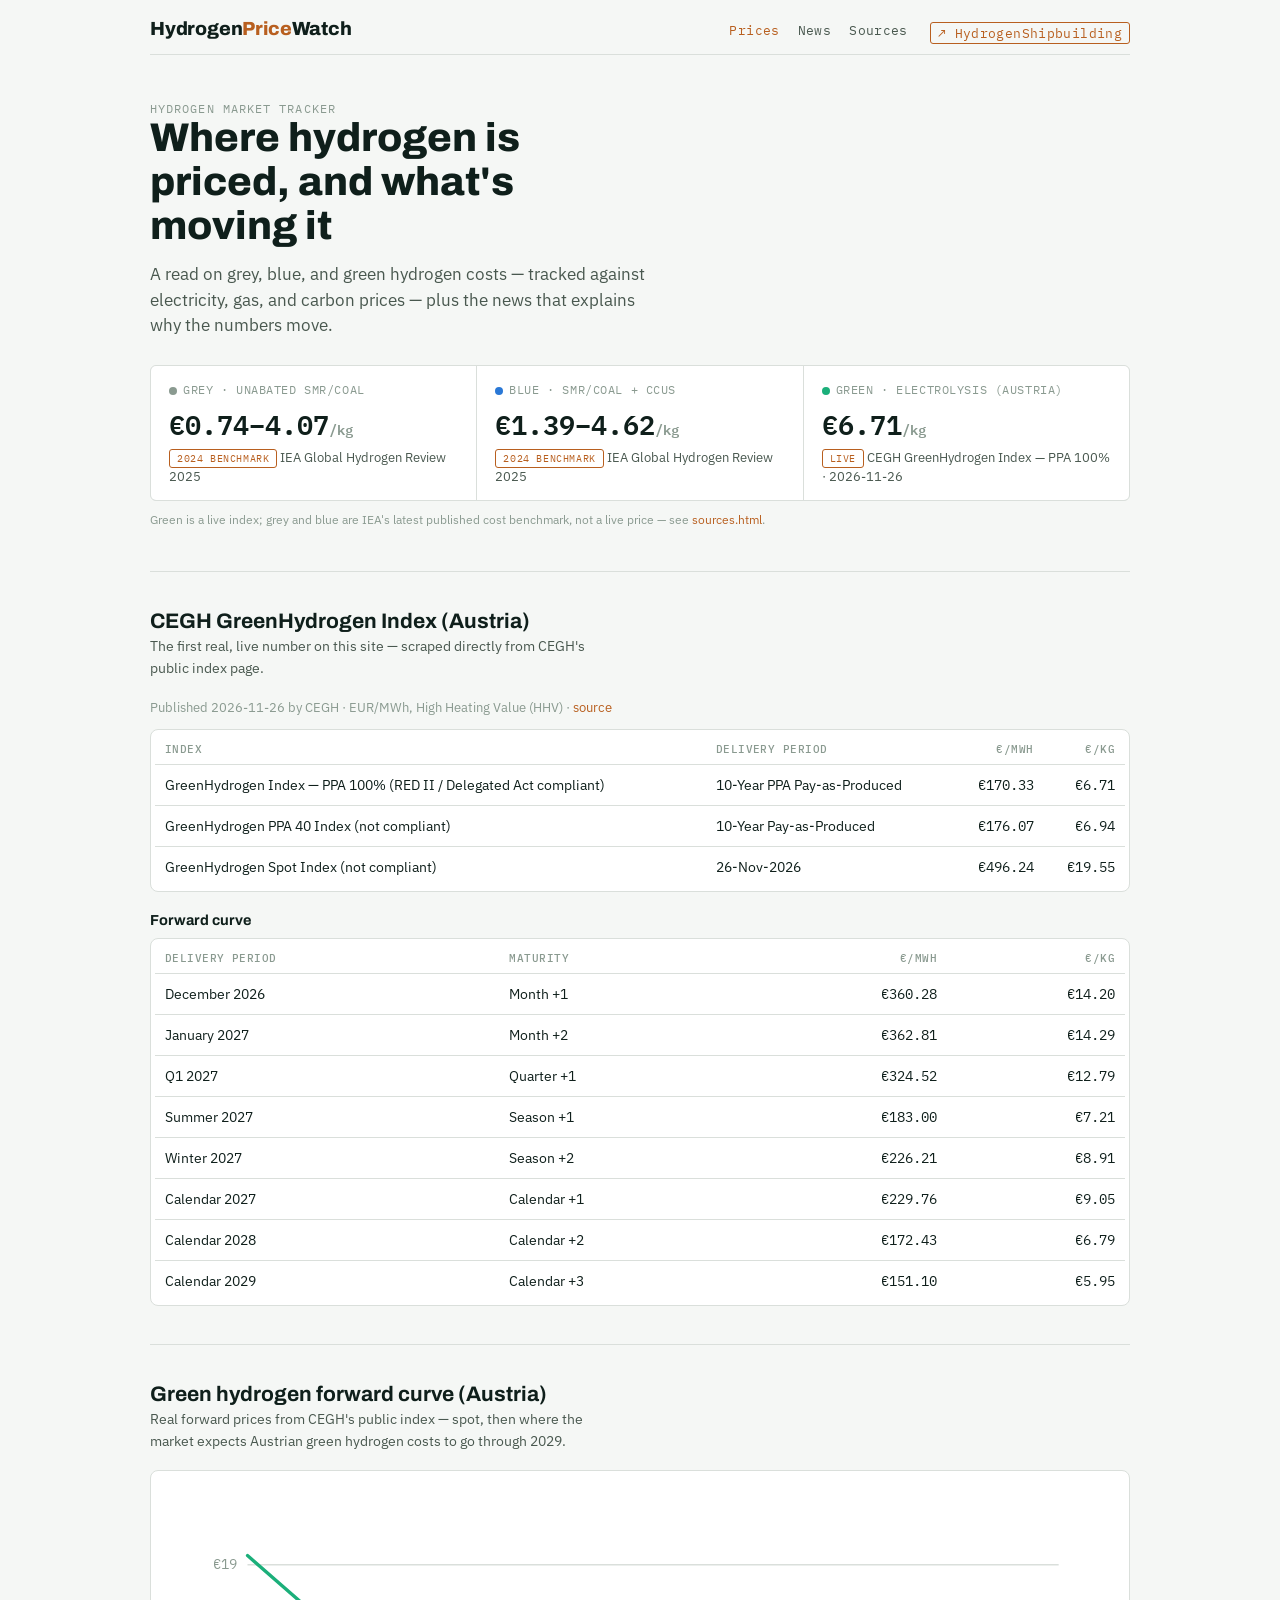
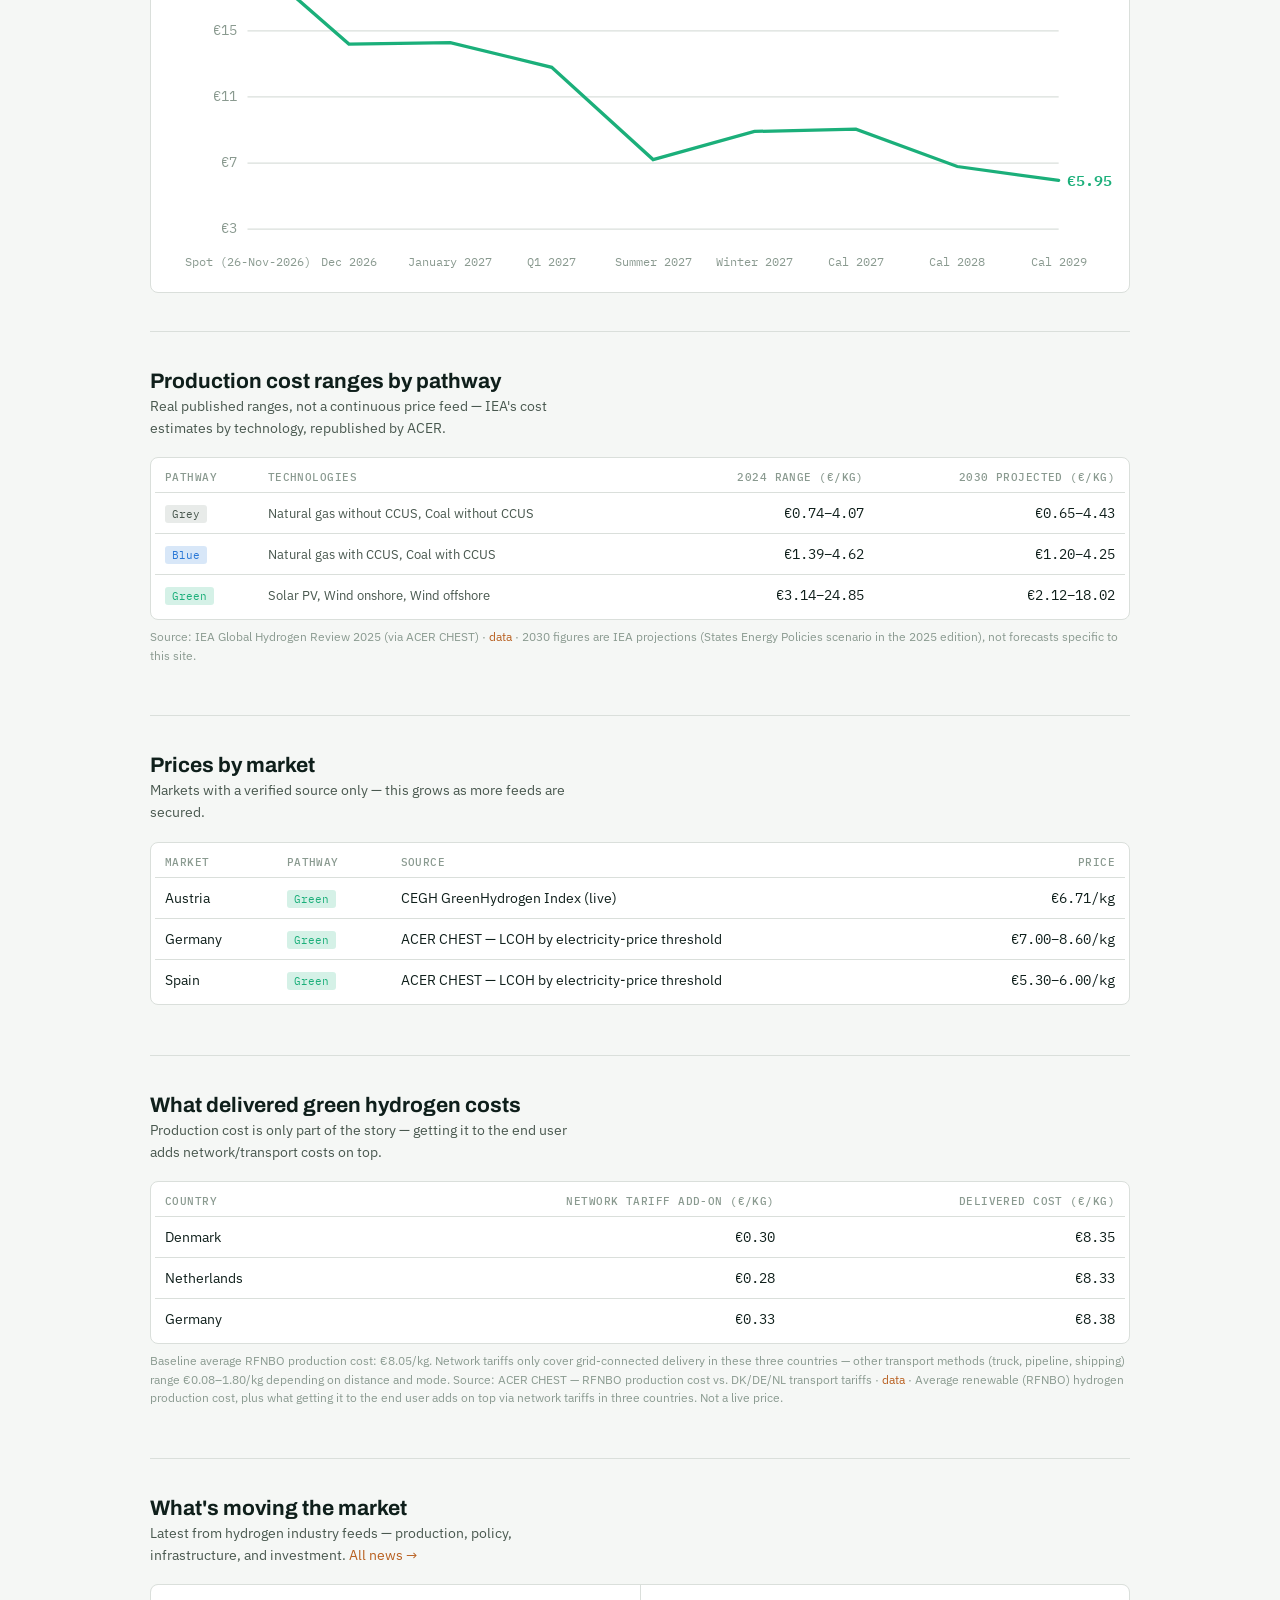
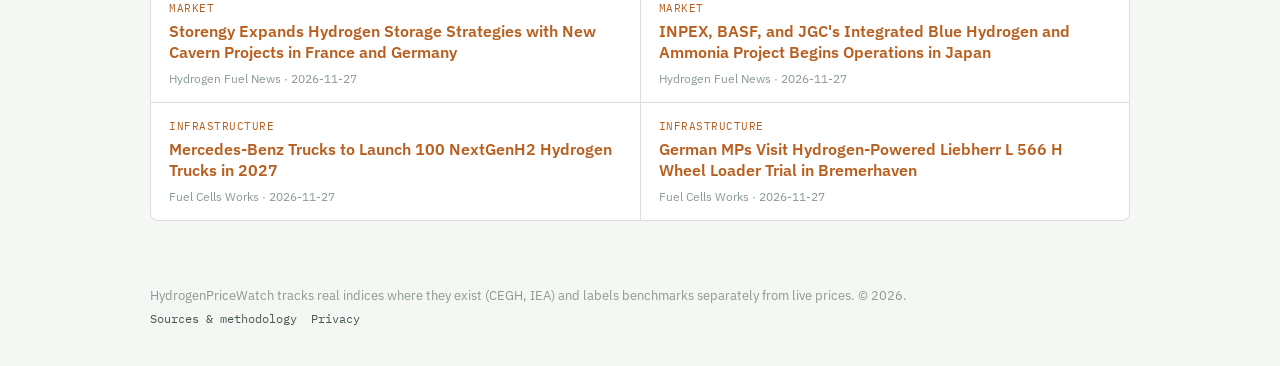
<file: index.html>
<!DOCTYPE html>
<html lang="en">
<head>
<meta charset="UTF-8">
<meta name="viewport" content="width=device-width, initial-scale=1.0">
<meta name="description" content="Hydrogen price tracker and news hub: grey, blue and green hydrogen cost indices, by-market comparisons, and the industry news behind the moves.">
<title>HydrogenPriceWatch — Hydrogen Price Tracker &amp; News</title>
<link rel="canonical" href="https://hydrogenpricewatch.com/">

<meta property="og:type" content="website">
<meta property="og:url" content="https://hydrogenpricewatch.com/">
<meta property="og:title" content="HydrogenPriceWatch — Hydrogen Price Tracker & News">
<meta property="og:description" content="Hydrogen price tracker and news hub: grey, blue and green hydrogen cost indices, by-market comparisons, and the industry news behind the moves.">
<meta property="og:site_name" content="HydrogenPriceWatch">
<meta name="twitter:card" content="summary_large_image">
<meta name="twitter:url" content="https://hydrogenpricewatch.com/">
<meta name="twitter:title" content="HydrogenPriceWatch — Hydrogen Price Tracker & News">
<meta name="twitter:description" content="Hydrogen price tracker and news hub: grey, blue and green hydrogen cost indices, by-market comparisons, and the industry news behind the moves.">

<link rel="preconnect" href="https://fonts.googleapis.com">
<link rel="preconnect" href="https://fonts.gstatic.com" crossorigin>
<link href="https://fonts.googleapis.com/css2?family=Archivo:wght@600;700;800&family=IBM+Plex+Sans:wght@400;500;600&family=IBM+Plex+Mono:wght@400;500;600&display=swap" rel="stylesheet">
<link rel="stylesheet" href="/assets/css/main.css">

<!-- Google tag (gtag.js) -->
<script async src="https://www.googletagmanager.com/gtag/js?id=G-CPQGCNXJ1Z"></script>
<script>
  window.dataLayer = window.dataLayer || [];
  function gtag(){dataLayer.push(arguments);}
  gtag('js', new Date());
  gtag('config', 'G-CPQGCNXJ1Z');
</script>
</head>
<body>
<div class="wrap">

<header class="site">
  <div class="sitehead">
    <div class="logo">Hydrogen<span>Price</span>Watch</div>
    <nav class="sitenav">
      <a href="/" class="active">Prices</a>
      <a href="/news.html">News</a>
      <a href="/sources.html">Sources</a>
      <a href="https://hydrogenshipbuilding.com" target="_blank" rel="noopener" class="nav-sister">↗ HydrogenShipbuilding</a>
    </nav>
  </div>
</header>

<section class="hero">
  <div class="eyebrow">Hydrogen market tracker</div>
  <h1>Where hydrogen is priced, and what's moving it</h1>
  <p class="lede">A read on grey, blue, and green hydrogen costs — tracked against electricity, gas, and carbon prices — plus the news that explains why the numbers move.</p>

  <div class="snapshot" id="snapshot"></div>
  <p style="margin-top:10px;font-size:12px;color:var(--muted);">Green is a live index; grey and blue are IEA's latest published cost benchmark, not a live price — see <a href="/sources.html">sources.html</a>.</p>
</section>

<section id="cegh">
  <div class="section-head">
    <div>
      <h2>CEGH GreenHydrogen Index (Austria)</h2>
      <p>The first real, live number on this site — scraped directly from CEGH's public index page.</p>
    </div>
  </div>
  <div id="cegh-index"></div>
</section>

<section>
  <div class="section-head">
    <div>
      <h2>Green hydrogen forward curve (Austria)</h2>
      <p>Real forward prices from CEGH's public index — spot, then where the market expects Austrian green hydrogen costs to go through 2029.</p>
    </div>
  </div>

  <div class="chart-wrap">
    <svg class="chart" viewBox="0 0 720 300" id="lcoh-chart"></svg>
    <div id="tooltip"></div>
  </div>
</section>

<section id="iea">
  <div class="section-head">
    <div>
      <h2>Production cost ranges by pathway</h2>
      <p>Real published ranges, not a continuous price feed — IEA's cost estimates by technology, republished by ACER.</p>
    </div>
  </div>
  <div id="iea-costs"></div>
</section>

<section id="market">
  <div class="section-head">
    <div>
      <h2>Prices by market</h2>
      <p>Markets with a verified source only — this grows as more feeds are secured.</p>
    </div>
  </div>
  <div class="tablewrap">
    <table>
      <thead><tr><th>Market</th><th>Pathway</th><th>Source</th><th style="text-align:right;">Price</th></tr></thead>
      <tbody id="market-table-body"></tbody>
    </table>
  </div>
  <p id="market-footnote" style="font-size:12px;color:var(--muted);margin-top:8px;"></p>
</section>

<section id="delivered">
  <div class="section-head">
    <div>
      <h2>What delivered green hydrogen costs</h2>
      <p>Production cost is only part of the story — getting it to the end user adds network/transport costs on top.</p>
    </div>
  </div>
  <div id="delivered-cost"></div>
</section>

<section id="news-preview">
  <div class="section-head">
    <div>
      <h2>What's moving the market</h2>
      <p>Latest from hydrogen industry feeds — production, policy, infrastructure, and investment. <a href="/news.html">All news →</a></p>
    </div>
  </div>
  <div class="newsgrid" id="news-grid"></div>
</section>

</div>

<footer class="site"><div class="wrap">
  HydrogenPriceWatch tracks real indices where they exist (CEGH, IEA) and labels benchmarks separately from live prices. © 2026.
  <nav><a href="/sources.html">Sources &amp; methodology</a><a href="/privacy.html">Privacy</a></nav>
</div></footer>

<script src="/assets/js/site.js"></script>
<script>
  Promise.all([
    HPW.loadJSON('/json/price_snapshot.json'),
    HPW.loadJSON('/json/price_history.json'),
    HPW.loadJSON('/json/market_prices.json'),
    HPW.loadJSON('/json/news.json'),
    HPW.loadJSON('/json/cegh_index.json'),
    HPW.loadJSON('/json/iea_hydrogen_costs.json'),
    HPW.loadJSON('/json/acer_delivered_cost.json')
  ]).then(function(results){
    HPW.renderSnapshot(results[0]);
    HPW.renderChart(results[1]);
    HPW.renderMarketTable(results[2]);
    HPW.renderNews(results[3], {targetId: 'news-grid', limit: 4});
    HPW.renderCeghIndex(results[4]);
    HPW.renderIeaCosts(results[5]);
    HPW.renderDeliveredCost(results[6]);
  });
</script>
</body>
</html>
</file>
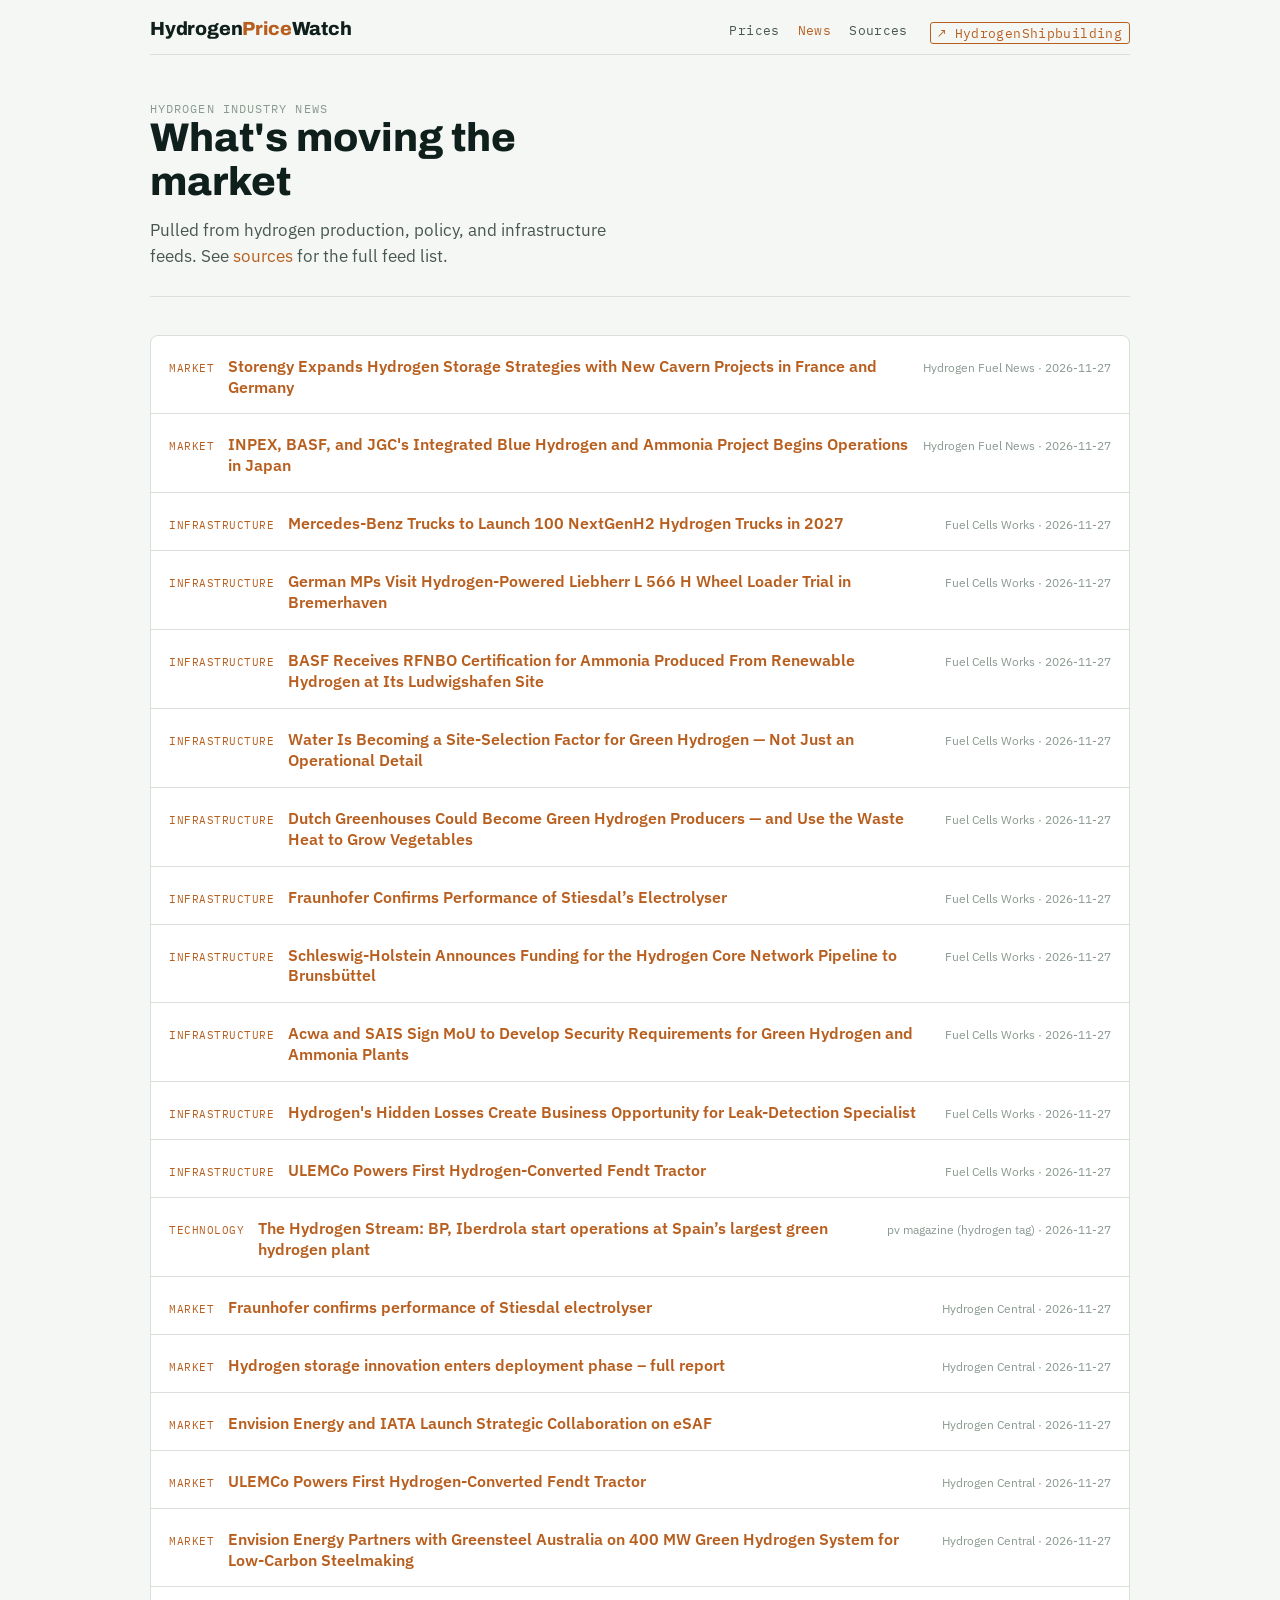
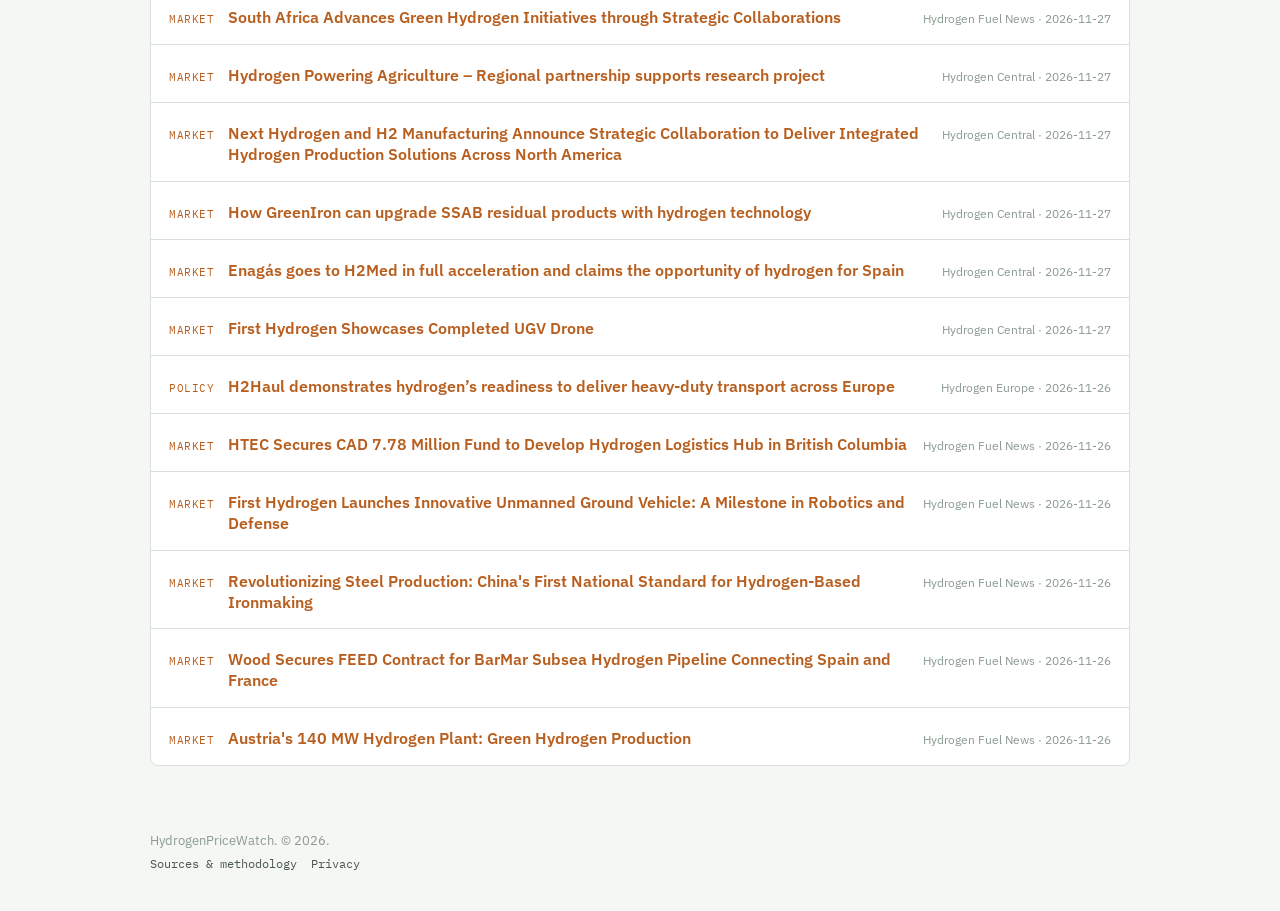
<file: news.html>
<!DOCTYPE html>
<html lang="en">
<head>
<meta charset="UTF-8">
<meta name="viewport" content="width=device-width, initial-scale=1.0">
<meta name="description" content="Hydrogen industry news — production, policy, infrastructure, and investment — aggregated from the hydrogen press.">
<title>News — HydrogenPriceWatch</title>
<link rel="canonical" href="https://hydrogenpricewatch.com/news.html">

<meta property="og:type" content="website">
<meta property="og:url" content="https://hydrogenpricewatch.com/news.html">
<meta property="og:title" content="News — HydrogenPriceWatch">
<meta property="og:description" content="Hydrogen industry news — production, policy, infrastructure, and investment — aggregated from the hydrogen press.">
<meta property="og:site_name" content="HydrogenPriceWatch">
<meta name="twitter:card" content="summary_large_image">
<meta name="twitter:url" content="https://hydrogenpricewatch.com/news.html">
<meta name="twitter:title" content="News — HydrogenPriceWatch">
<meta name="twitter:description" content="Hydrogen industry news — production, policy, infrastructure, and investment — aggregated from the hydrogen press.">

<link rel="preconnect" href="https://fonts.googleapis.com">
<link rel="preconnect" href="https://fonts.gstatic.com" crossorigin>
<link href="https://fonts.googleapis.com/css2?family=Archivo:wght@600;700;800&family=IBM+Plex+Sans:wght@400;500;600&family=IBM+Plex+Mono:wght@400;500;600&display=swap" rel="stylesheet">
<link rel="stylesheet" href="/assets/css/main.css">

<script async src="https://www.googletagmanager.com/gtag/js?id=G-CPQGCNXJ1Z"></script>
<script>
  window.dataLayer = window.dataLayer || [];
  function gtag(){dataLayer.push(arguments);}
  gtag('js', new Date());
  gtag('config', 'G-CPQGCNXJ1Z');
</script>
</head>
<body>
<div class="wrap">

<header class="site">
  <div class="sitehead">
    <div class="logo">Hydrogen<span>Price</span>Watch</div>
    <nav class="sitenav">
      <a href="/">Prices</a>
      <a href="/news.html" class="active">News</a>
      <a href="/sources.html">Sources</a>
      <a href="https://hydrogenshipbuilding.com" target="_blank" rel="noopener" class="nav-sister">↗ HydrogenShipbuilding</a>
    </nav>
  </div>
</header>

<section class="hero" style="padding-bottom:10px;">
  <div class="eyebrow">Hydrogen industry news</div>
  <h1>What's moving the market</h1>
  <p class="lede">Pulled from hydrogen production, policy, and infrastructure feeds. See <a href="/sources.html">sources</a> for the full feed list.</p>
</section>

<section>
  <div class="newslist" id="news-grid"></div>
</section>

</div>

<footer class="site"><div class="wrap">
  HydrogenPriceWatch. © 2026.
  <nav><a href="/sources.html">Sources &amp; methodology</a><a href="/privacy.html">Privacy</a></nav>
</div></footer>

<script src="/assets/js/site.js"></script>
<script>
  HPW.loadJSON('/json/news.json').then(function(data){
    HPW.renderNews(data, {targetId: 'news-grid'});
  });
</script>
</body>
</html>
</file>
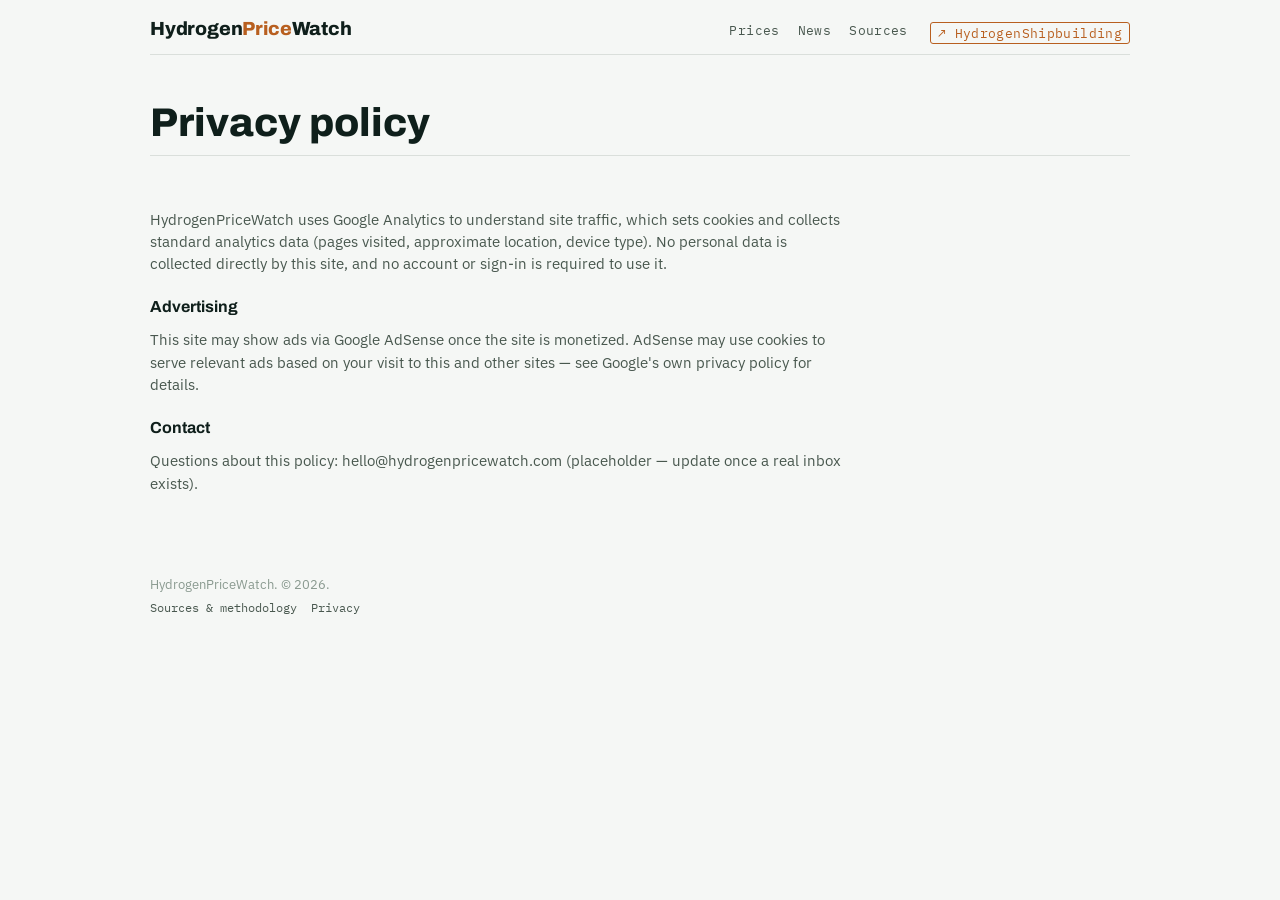
<file: privacy.html>
<!DOCTYPE html>
<html lang="en">
<head>
<meta charset="UTF-8">
<meta name="viewport" content="width=device-width, initial-scale=1.0">
<meta name="description" content="Privacy policy for HydrogenPriceWatch.">
<title>Privacy — HydrogenPriceWatch</title>
<link rel="canonical" href="https://hydrogenpricewatch.com/privacy.html">

<meta property="og:type" content="website">
<meta property="og:url" content="https://hydrogenpricewatch.com/privacy.html">
<meta property="og:title" content="Privacy — HydrogenPriceWatch">
<meta property="og:description" content="Privacy policy for HydrogenPriceWatch.">
<meta property="og:site_name" content="HydrogenPriceWatch">
<meta name="twitter:card" content="summary_large_image">
<meta name="twitter:url" content="https://hydrogenpricewatch.com/privacy.html">
<meta name="twitter:title" content="Privacy — HydrogenPriceWatch">
<meta name="twitter:description" content="Privacy policy for HydrogenPriceWatch.">

<link rel="preconnect" href="https://fonts.googleapis.com">
<link rel="preconnect" href="https://fonts.gstatic.com" crossorigin>
<link href="https://fonts.googleapis.com/css2?family=Archivo:wght@600;700;800&family=IBM+Plex+Sans:wght@400;500;600&family=IBM+Plex+Mono:wght@400;500;600&display=swap" rel="stylesheet">
<link rel="stylesheet" href="/assets/css/main.css">

<script async src="https://www.googletagmanager.com/gtag/js?id=G-CPQGCNXJ1Z"></script>
<script>
  window.dataLayer = window.dataLayer || [];
  function gtag(){dataLayer.push(arguments);}
  gtag('js', new Date());
  gtag('config', 'G-CPQGCNXJ1Z');
</script>
</head>
<body>
<div class="wrap">

<header class="site">
  <div class="sitehead">
    <div class="logo">Hydrogen<span>Price</span>Watch</div>
    <nav class="sitenav">
      <a href="/">Prices</a>
      <a href="/news.html">News</a>
      <a href="/sources.html">Sources</a>
      <a href="https://hydrogenshipbuilding.com" target="_blank" rel="noopener" class="nav-sister">↗ HydrogenShipbuilding</a>
    </nav>
  </div>
</header>

<section class="hero" style="padding-bottom:10px;">
  <h1>Privacy policy</h1>
</section>

<section>
  <div class="prose">
    <p>HydrogenPriceWatch uses Google Analytics to understand site traffic, which sets cookies and collects standard analytics data (pages visited, approximate location, device type). No personal data is collected directly by this site, and no account or sign-in is required to use it.</p>
    <h3>Advertising</h3>
    <p>This site may show ads via Google AdSense once the site is monetized. AdSense may use cookies to serve relevant ads based on your visit to this and other sites — see Google's own privacy policy for details.</p>
    <h3>Contact</h3>
    <p>Questions about this policy: hello@hydrogenpricewatch.com (placeholder — update once a real inbox exists).</p>
  </div>
</section>

</div>

<footer class="site"><div class="wrap">
  HydrogenPriceWatch. © 2026.
  <nav><a href="/sources.html">Sources &amp; methodology</a><a href="/privacy.html">Privacy</a></nav>
</div></footer>
</body>
</html>
</file>
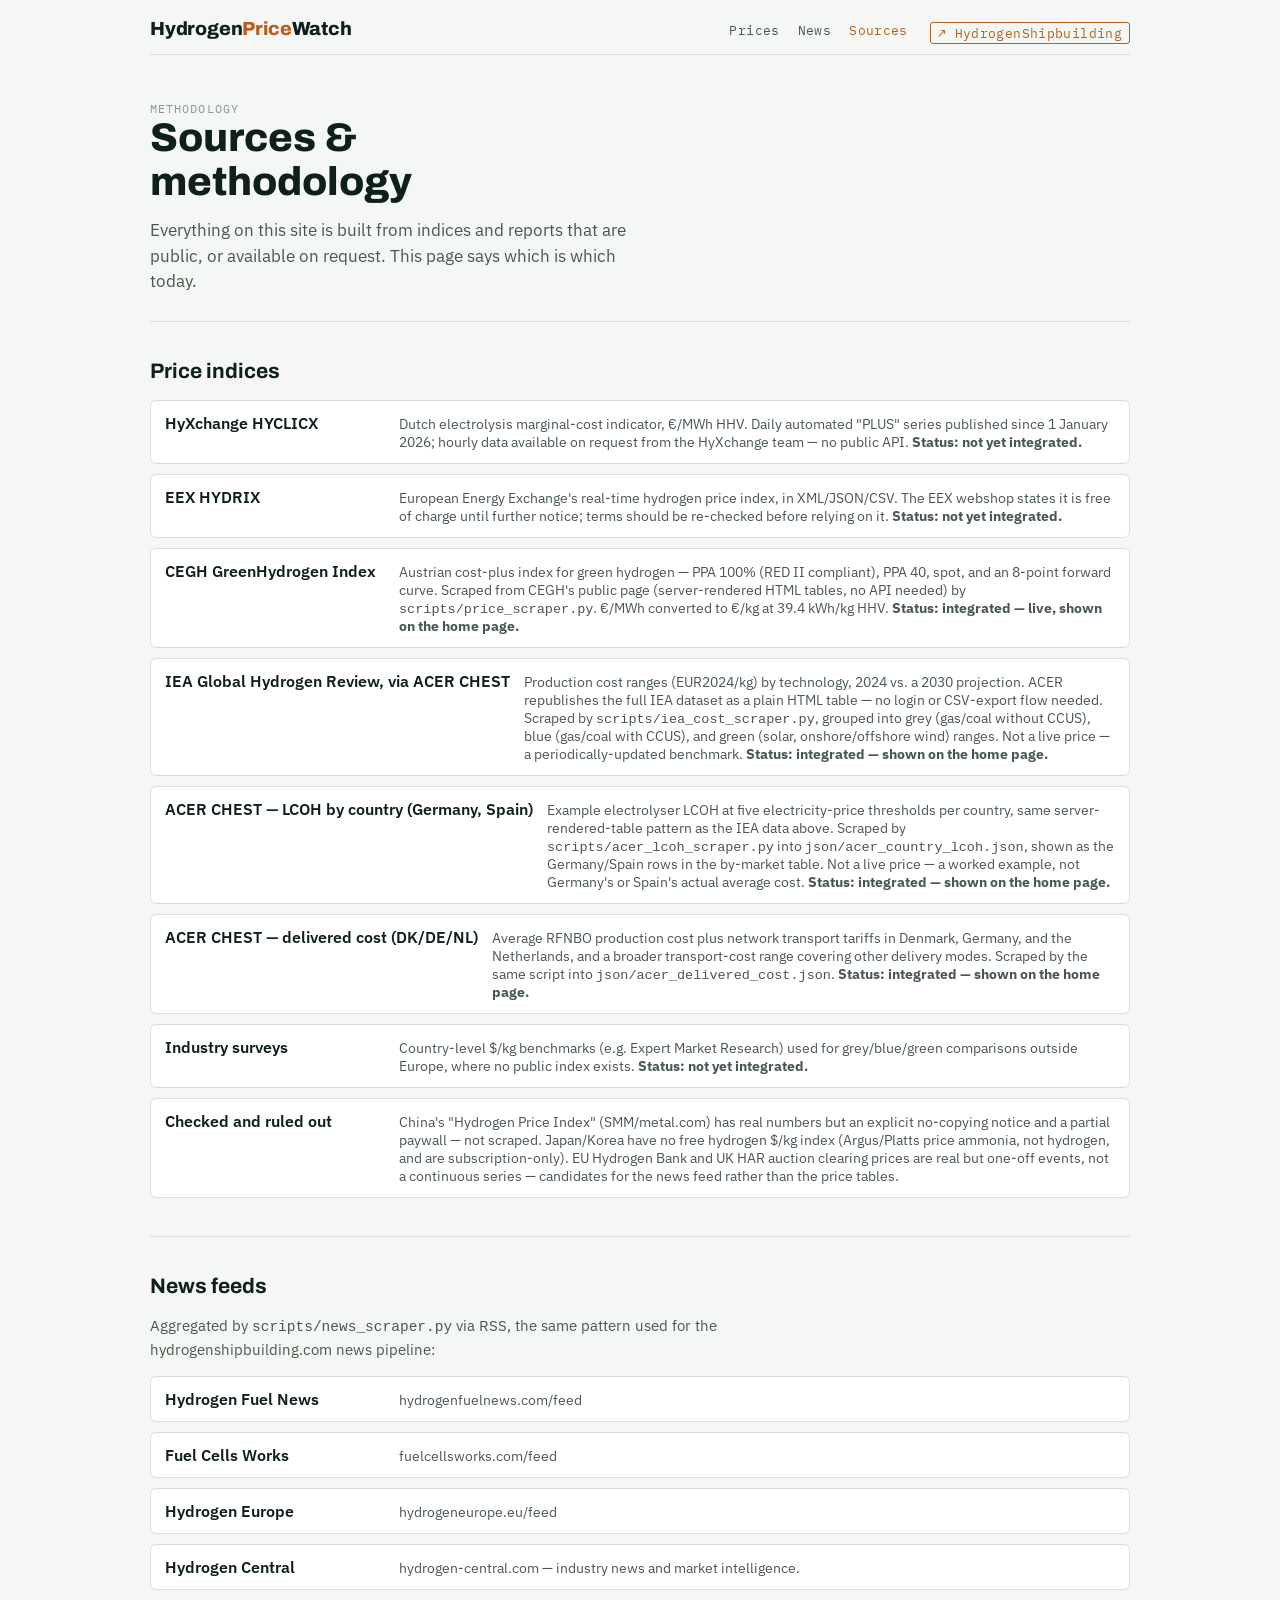
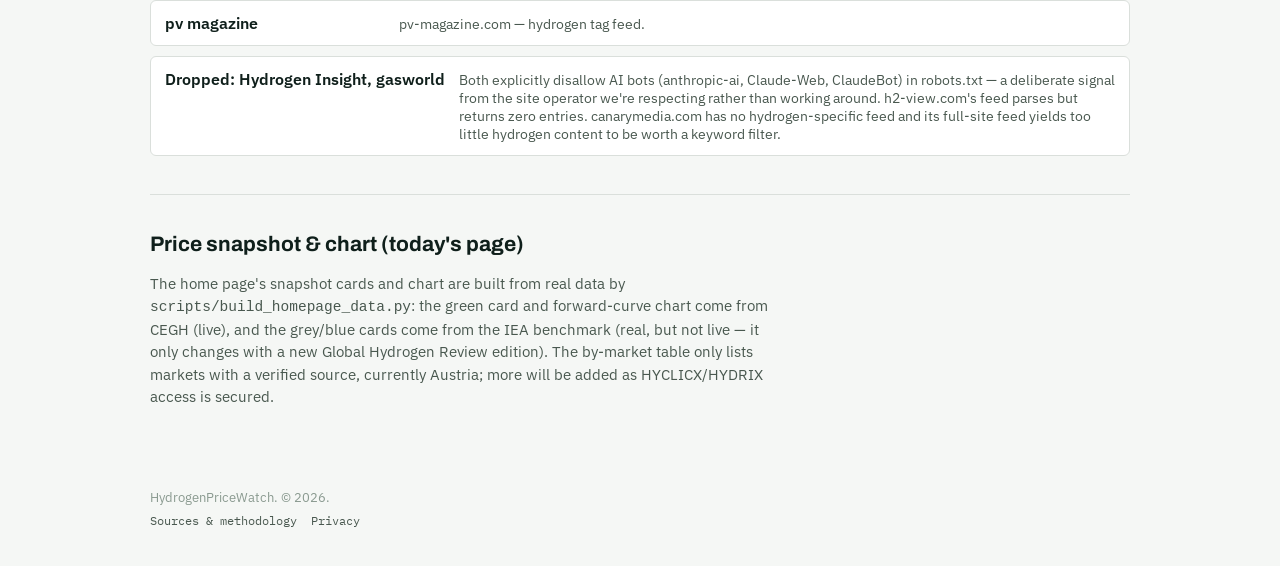
<file: sources.html>
<!DOCTYPE html>
<html lang="en">
<head>
<meta charset="UTF-8">
<meta name="viewport" content="width=device-width, initial-scale=1.0">
<meta name="description" content="Where HydrogenPriceWatch's price indices and news come from, and what's not yet integrated.">
<title>Sources &amp; Methodology — HydrogenPriceWatch</title>
<link rel="canonical" href="https://hydrogenpricewatch.com/sources.html">

<meta property="og:type" content="website">
<meta property="og:url" content="https://hydrogenpricewatch.com/sources.html">
<meta property="og:title" content="Sources & Methodology — HydrogenPriceWatch">
<meta property="og:description" content="Where HydrogenPriceWatch's price indices and news come from, and what's not yet integrated.">
<meta property="og:site_name" content="HydrogenPriceWatch">
<meta name="twitter:card" content="summary_large_image">
<meta name="twitter:url" content="https://hydrogenpricewatch.com/sources.html">
<meta name="twitter:title" content="Sources & Methodology — HydrogenPriceWatch">
<meta name="twitter:description" content="Where HydrogenPriceWatch's price indices and news come from, and what's not yet integrated.">

<link rel="preconnect" href="https://fonts.googleapis.com">
<link rel="preconnect" href="https://fonts.gstatic.com" crossorigin>
<link href="https://fonts.googleapis.com/css2?family=Archivo:wght@600;700;800&family=IBM+Plex+Sans:wght@400;500;600&family=IBM+Plex+Mono:wght@400;500;600&display=swap" rel="stylesheet">
<link rel="stylesheet" href="/assets/css/main.css">

<script async src="https://www.googletagmanager.com/gtag/js?id=G-CPQGCNXJ1Z"></script>
<script>
  window.dataLayer = window.dataLayer || [];
  function gtag(){dataLayer.push(arguments);}
  gtag('js', new Date());
  gtag('config', 'G-CPQGCNXJ1Z');
</script>
</head>
<body>
<div class="wrap">

<header class="site">
  <div class="sitehead">
    <div class="logo">Hydrogen<span>Price</span>Watch</div>
    <nav class="sitenav">
      <a href="/">Prices</a>
      <a href="/news.html">News</a>
      <a href="/sources.html" class="active">Sources</a>
      <a href="https://hydrogenshipbuilding.com" target="_blank" rel="noopener" class="nav-sister">↗ HydrogenShipbuilding</a>
    </nav>
  </div>
</header>

<section class="hero" style="padding-bottom:10px;">
  <div class="eyebrow">Methodology</div>
  <h1>Sources &amp; methodology</h1>
  <p class="lede">Everything on this site is built from indices and reports that are public, or available on request. This page says which is which today.</p>
</section>

<section>
  <div class="section-head"><div><h2>Price indices</h2></div></div>
  <div class="sourcelist">
    <div class="sourcerow"><span class="name">HyXchange HYCLICX</span><span class="desc">Dutch electrolysis marginal-cost indicator, €/MWh HHV. Daily automated "PLUS" series published since 1 January 2026; hourly data available on request from the HyXchange team — no public API. <strong>Status: not yet integrated.</strong></span></div>
    <div class="sourcerow"><span class="name">EEX HYDRIX</span><span class="desc">European Energy Exchange's real-time hydrogen price index, in XML/JSON/CSV. The EEX webshop states it is free of charge until further notice; terms should be re-checked before relying on it. <strong>Status: not yet integrated.</strong></span></div>
    <div class="sourcerow"><span class="name">CEGH GreenHydrogen Index</span><span class="desc">Austrian cost-plus index for green hydrogen — PPA 100% (RED II compliant), PPA 40, spot, and an 8-point forward curve. Scraped from CEGH's public page (server-rendered HTML tables, no API needed) by <code>scripts/price_scraper.py</code>. €/MWh converted to €/kg at 39.4 kWh/kg HHV. <strong>Status: integrated — live, shown on the home page.</strong></span></div>
    <div class="sourcerow"><span class="name">IEA Global Hydrogen Review, via ACER CHEST</span><span class="desc">Production cost ranges (EUR2024/kg) by technology, 2024 vs. a 2030 projection. ACER republishes the full IEA dataset as a plain HTML table — no login or CSV-export flow needed. Scraped by <code>scripts/iea_cost_scraper.py</code>, grouped into grey (gas/coal without CCUS), blue (gas/coal with CCUS), and green (solar, onshore/offshore wind) ranges. Not a live price — a periodically-updated benchmark. <strong>Status: integrated — shown on the home page.</strong></span></div>
    <div class="sourcerow"><span class="name">ACER CHEST — LCOH by country (Germany, Spain)</span><span class="desc">Example electrolyser LCOH at five electricity-price thresholds per country, same server-rendered-table pattern as the IEA data above. Scraped by <code>scripts/acer_lcoh_scraper.py</code> into <code>json/acer_country_lcoh.json</code>, shown as the Germany/Spain rows in the by-market table. Not a live price — a worked example, not Germany's or Spain's actual average cost. <strong>Status: integrated — shown on the home page.</strong></span></div>
    <div class="sourcerow"><span class="name">ACER CHEST — delivered cost (DK/DE/NL)</span><span class="desc">Average RFNBO production cost plus network transport tariffs in Denmark, Germany, and the Netherlands, and a broader transport-cost range covering other delivery modes. Scraped by the same script into <code>json/acer_delivered_cost.json</code>. <strong>Status: integrated — shown on the home page.</strong></span></div>
    <div class="sourcerow"><span class="name">Industry surveys</span><span class="desc">Country-level $/kg benchmarks (e.g. Expert Market Research) used for grey/blue/green comparisons outside Europe, where no public index exists. <strong>Status: not yet integrated.</strong></span></div>
    <div class="sourcerow"><span class="name">Checked and ruled out</span><span class="desc">China's "Hydrogen Price Index" (SMM/metal.com) has real numbers but an explicit no-copying notice and a partial paywall — not scraped. Japan/Korea have no free hydrogen $/kg index (Argus/Platts price ammonia, not hydrogen, and are subscription-only). EU Hydrogen Bank and UK HAR auction clearing prices are real but one-off events, not a continuous series — candidates for the news feed rather than the price tables.</span></div>
  </div>
</section>

<section>
  <div class="section-head"><div><h2>News feeds</h2></div></div>
  <p class="prose" style="color:var(--text-secondary);font-size:14.5px;">Aggregated by <code>scripts/news_scraper.py</code> via RSS, the same pattern used for the hydrogenshipbuilding.com news pipeline:</p>
  <div class="sourcelist">
    <div class="sourcerow"><span class="name">Hydrogen Fuel News</span><span class="desc">hydrogenfuelnews.com/feed</span></div>
    <div class="sourcerow"><span class="name">Fuel Cells Works</span><span class="desc">fuelcellsworks.com/feed</span></div>
    <div class="sourcerow"><span class="name">Hydrogen Europe</span><span class="desc">hydrogeneurope.eu/feed</span></div>
    <div class="sourcerow"><span class="name">Hydrogen Central</span><span class="desc">hydrogen-central.com — industry news and market intelligence.</span></div>
    <div class="sourcerow"><span class="name">pv magazine</span><span class="desc">pv-magazine.com — hydrogen tag feed.</span></div>
    <div class="sourcerow"><span class="name">Dropped: Hydrogen Insight, gasworld</span><span class="desc">Both explicitly disallow AI bots (anthropic-ai, Claude-Web, ClaudeBot) in robots.txt — a deliberate signal from the site operator we're respecting rather than working around. h2-view.com's feed parses but returns zero entries. canarymedia.com has no hydrogen-specific feed and its full-site feed yields too little hydrogen content to be worth a keyword filter.</span></div>
  </div>
</section>

<section>
  <div class="section-head"><div><h2>Price snapshot &amp; chart (today's page)</h2></div></div>
  <p class="prose" style="color:var(--text-secondary);font-size:14.5px;">The home page's snapshot cards and chart are built from real data by <code>scripts/build_homepage_data.py</code>: the green card and forward-curve chart come from CEGH (live), and the grey/blue cards come from the IEA benchmark (real, but not live — it only changes with a new Global Hydrogen Review edition). The by-market table only lists markets with a verified source, currently Austria; more will be added as HYCLICX/HYDRIX access is secured.</p>
</section>

</div>

<footer class="site"><div class="wrap">
  HydrogenPriceWatch. © 2026.
  <nav><a href="/sources.html">Sources &amp; methodology</a><a href="/privacy.html">Privacy</a></nav>
</div></footer>
</body>
</html>
</file>
<file: assets/css/main.css>
/* layout: hero -> today's snapshot cards -> LCOH trend chart -> market comparison table -> news river -> sources/methodology footer */
:root{
  color-scheme: light;
  --bg:#f5f7f5; --surface:#ffffff; --surface-2:#eef2f0;
  --text-primary:#0f1f1b; --text-secondary:#49584f; --muted:#8a9a90;
  --line:#dadfdb; --accent:#b85f1f; --accent-ink:#ffffff;
  --series-blue:#2a78d6; --series-aqua:#1baf7a; --series-grey:#8a9a90;
  --good:#0ca30c;
  --font-display:'Archivo',system-ui,sans-serif;
  --font-body:'IBM Plex Sans',system-ui,sans-serif;
  --font-mono:'IBM Plex Mono',ui-monospace,monospace;
}
@media (prefers-color-scheme: dark){
  :root:not([data-theme="light"]){
    color-scheme: dark;
    --bg:#0e1613; --surface:#15201b; --surface-2:#1b2822;
    --text-primary:#eef2ef; --text-secondary:#b4c2b9; --muted:#74857c;
    --line:#2a3630; --accent:#e08a3c; --accent-ink:#1a1006;
    --series-blue:#3987e5; --series-aqua:#199e70; --series-grey:#8a9a90;
    --good:#0ca30c;
  }
}
:root[data-theme="dark"]{
  color-scheme: dark;
  --bg:#0e1613; --surface:#15201b; --surface-2:#1b2822;
  --text-primary:#eef2ef; --text-secondary:#b4c2b9; --muted:#74857c;
  --line:#2a3630; --accent:#e08a3c; --accent-ink:#1a1006;
  --series-blue:#3987e5; --series-aqua:#199e70; --series-grey:#8a9a90;
  --good:#0ca30c;
}
*{box-sizing:border-box;}
html,body{margin:0;}
body{
  background:var(--bg); color:var(--text-primary);
  font-family:var(--font-body);
  padding-left:max(16px, env(safe-area-inset-left,0px));
  padding-right:max(16px, env(safe-area-inset-right,0px));
}
.wrap{max-width:980px;margin:0 auto;}
h1,h2,h3{font-family:var(--font-display);margin:0;}
p{line-height:1.55;}
.eyebrow{font-family:var(--font-mono);font-size:12px;letter-spacing:.09em;text-transform:uppercase;color:var(--muted);}
a{color:var(--accent);text-decoration:none;}
a:hover{text-decoration:underline;}
.sample-tag{
  display:inline-flex;align-items:center;gap:6px;
  font-family:var(--font-mono);font-size:11px;letter-spacing:.06em;text-transform:uppercase;
  color:var(--accent);border:1px solid var(--accent);border-radius:3px;padding:2px 7px;
}

header.site{padding:18px 0 10px;border-bottom:1px solid var(--line);}
.sitehead{display:flex;align-items:baseline;justify-content:space-between;gap:16px;flex-wrap:wrap;}
.logo{font-family:var(--font-display);font-weight:800;font-size:19px;letter-spacing:-.01em;color:var(--text-primary);}
.logo span{color:var(--accent);}
nav.sitenav{display:flex;gap:18px;font-family:var(--font-mono);font-size:12.5px;letter-spacing:.03em;}
nav.sitenav a{color:var(--text-secondary);}
nav.sitenav a:hover{color:var(--accent);text-decoration:none;}
nav.sitenav a.active{color:var(--accent);}
nav.sitenav a.nav-sister{color:var(--accent);border:1px solid var(--accent);border-radius:3px;padding:2px 7px;margin-left:4px;}
nav.sitenav a.nav-sister:hover{background:var(--accent);color:var(--accent-ink);}

.hero{padding:46px 0 30px;border-bottom:1px solid var(--line);}
.hero h1{font-size:clamp(26px,4.4vw,40px);font-weight:800;line-height:1.1;max-width:18ch;}
.hero p.lede{font-size:16.5px;color:var(--text-secondary);max-width:50ch;margin-top:14px;}

.snapshot{display:grid;grid-template-columns:repeat(3,1fr);gap:1px;background:var(--line);border:1px solid var(--line);border-radius:6px;overflow:hidden;margin-top:26px;}
.card{background:var(--surface);padding:16px 18px;min-width:0;}
.card .label{font-family:var(--font-mono);font-size:11.5px;letter-spacing:.05em;text-transform:uppercase;color:var(--muted);}
.card .price{font-family:var(--font-mono);font-weight:600;font-size:27px;font-variant-numeric:tabular-nums;margin-top:6px;}
.card .delta{font-size:12.5px;margin-top:4px;color:var(--text-secondary);}
.card .delta.up{color:#c0392b;}
.card .delta.down{color:var(--good);}
.dot{display:inline-block;width:8px;height:8px;border-radius:50%;margin-right:6px;vertical-align:middle;}

section{padding:38px 0;border-bottom:1px solid var(--line);}
section:last-of-type{border-bottom:none;}
.section-head{display:flex;align-items:baseline;justify-content:space-between;gap:12px;flex-wrap:wrap;margin-bottom:18px;}
.section-head h2{font-size:21px;}
.section-head p{color:var(--text-secondary);font-size:14px;margin:4px 0 0;max-width:56ch;}

.chart-wrap{background:var(--surface);border:1px solid var(--line);border-radius:8px;padding:18px 18px 10px;position:relative;}
.legend{display:flex;gap:18px;flex-wrap:wrap;font-family:var(--font-mono);font-size:12px;color:var(--text-secondary);margin-bottom:6px;}
.legend span{display:inline-flex;align-items:center;gap:6px;}
svg.chart{width:100%;height:auto;overflow:visible;display:block;}
.gridline{stroke:var(--line);stroke-width:1;}
.axislabel{font-family:var(--font-mono);font-size:10.5px;fill:var(--muted);}
.endlabel{font-family:var(--font-mono);font-size:11.5px;font-weight:600;}
.hitcol{fill:transparent;}
.hitcol:hover{fill:var(--surface-2);}
.hoverline{stroke:var(--muted);stroke-width:1;stroke-dasharray:3 3;opacity:0;pointer-events:none;}
#tooltip{
  position:absolute;pointer-events:none;background:var(--text-primary);color:var(--bg);
  font-family:var(--font-mono);font-size:11.5px;padding:8px 10px;border-radius:5px;
  opacity:0;transform:translate(-50%,-8px);transition:opacity .08s;white-space:nowrap;z-index:5;
}
#tooltip .row{display:flex;gap:8px;justify-content:space-between;font-variant-numeric:tabular-nums;}

table{width:100%;border-collapse:collapse;font-size:14px;}
th{font-family:var(--font-mono);font-size:11px;letter-spacing:.04em;text-transform:uppercase;color:var(--muted);text-align:left;font-weight:500;padding:8px 10px;border-bottom:1px solid var(--line);}
td{padding:11px 10px;border-bottom:1px solid var(--line);}
td.num{font-family:var(--font-mono);font-variant-numeric:tabular-nums;text-align:right;}
tr:last-child td{border-bottom:none;}
.typepill{font-family:var(--font-mono);font-size:11px;padding:2px 7px;border-radius:3px;}
.pill-grey{background:color-mix(in srgb, var(--series-grey) 20%, transparent);color:var(--text-secondary);}
.pill-blue{background:color-mix(in srgb, var(--series-blue) 18%, transparent);color:var(--series-blue);}
.pill-green{background:color-mix(in srgb, var(--series-aqua) 18%, transparent);color:var(--series-aqua);}
.tablewrap{overflow-x:auto;border:1px solid var(--line);border-radius:8px;background:var(--surface);padding:4px;}
.tablewrap table{min-width:560px;}

.newsgrid{display:grid;grid-template-columns:repeat(2,1fr);gap:1px;background:var(--line);border:1px solid var(--line);border-radius:8px;overflow:hidden;}
.newsitem{background:var(--surface);padding:16px 18px;min-width:0;}
.newsitem .cat{font-family:var(--font-mono);font-size:10.5px;letter-spacing:.05em;text-transform:uppercase;color:var(--accent);}
.newsitem h3{font-size:15.5px;margin-top:6px;line-height:1.35;font-family:var(--font-body);font-weight:600;}
.newsitem .meta{font-size:12px;color:var(--muted);margin-top:8px;}
.newslist{display:flex;flex-direction:column;gap:1px;background:var(--line);border:1px solid var(--line);border-radius:8px;overflow:hidden;}
.newslist .newsitem{display:flex;flex-wrap:wrap;gap:4px 14px;align-items:baseline;}
.newslist .newsitem h3{flex:1;min-width:220px;margin-top:0;}

.sourcelist{display:grid;gap:10px;}
.sourcerow{display:flex;gap:14px;padding:12px 14px;background:var(--surface);border:1px solid var(--line);border-radius:6px;align-items:baseline;flex-wrap:wrap;}
.sourcerow .name{font-weight:600;min-width:220px;}
.sourcerow .desc{color:var(--text-secondary);font-size:13.5px;flex:1;min-width:0;}

.prose{max-width:70ch;}
.prose h3{font-size:16px;margin-top:22px;margin-bottom:8px;}
.prose p{color:var(--text-secondary);font-size:14.5px;}

footer.site{padding:28px 0 40px;color:var(--muted);font-size:12.5px;}
footer.site a{color:var(--text-secondary);}
footer.site nav{display:flex;gap:14px;margin-top:8px;font-family:var(--font-mono);font-size:12px;}

@media (max-width:640px){
  .snapshot{grid-template-columns:1fr;}
  .newsgrid{grid-template-columns:1fr;}
}
</file>
